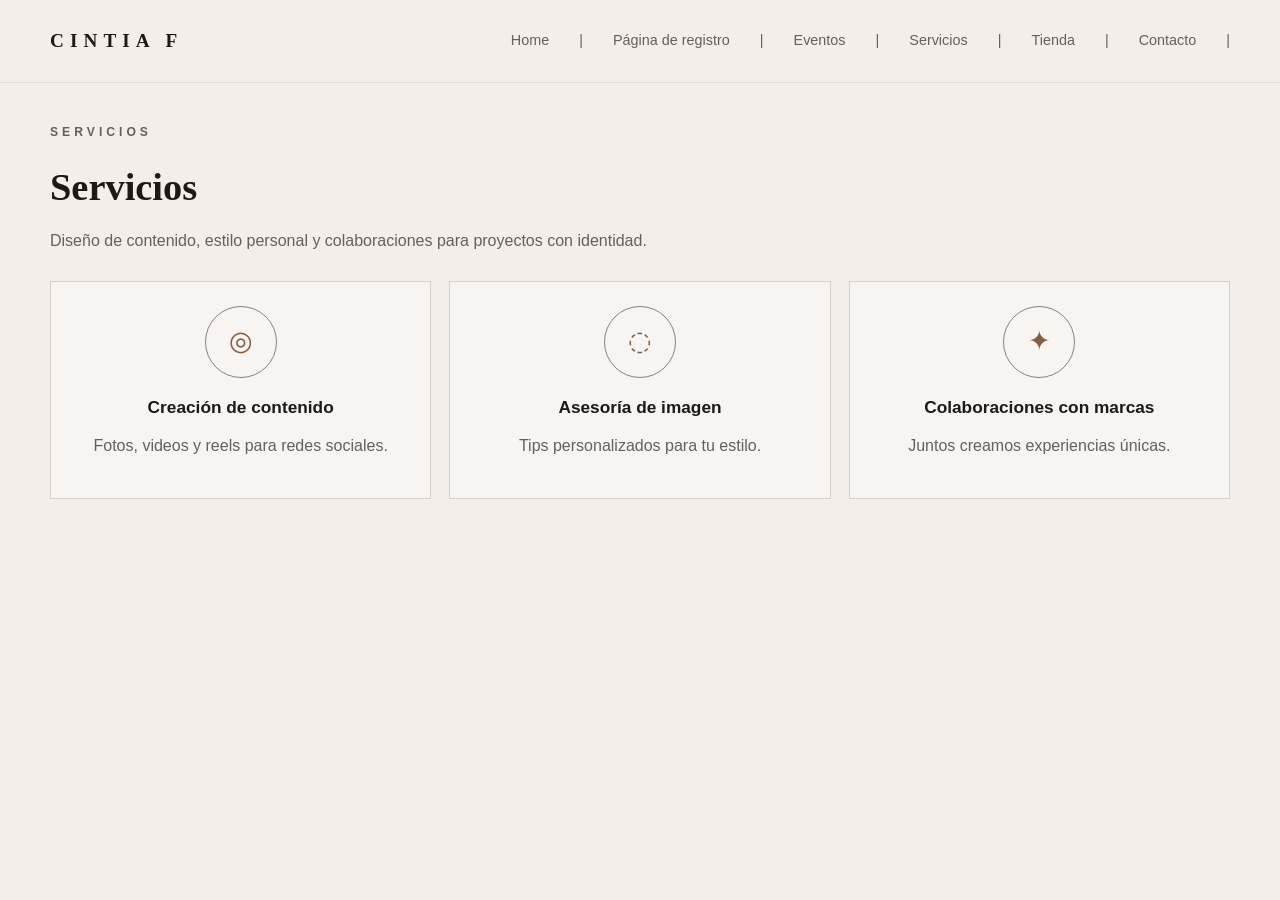
<file: categoria2.html>
<!DOCTYPE html>
<html lang="es">

<head>
    <meta charset="UTF-8">
    <meta http-equiv="X-UA-Compatible" content="ie=edge">
    <meta name="viewport" content="width=device-width, initial-scale=1.0">
    <meta name="description" content="Servicios de Cintia F.">
    <title>Servicios | Cintia F</title>
    <link rel="stylesheet" href="./styles/styles.css">
</head>

<body class="category-page">
    <header class="site-header">
        <div class="container nav-wrap">
            <div class="brand" aria-label="Cintia F">CINTIA F</div>
            <nav class="main-nav" aria-label="Navegación principal">
                <a href="./index.html">Home</a> |
                <a href="./registro.html">Página de registro</a> |
                <a href="./categoria1.html">Eventos</a> |
                <a href="./categoria2.html">Servicios</a> |
                <a href="./categoria3.html">Tienda</a> |
                <a href="./categoria4.html">Contacto</a> |
            </nav>
        </div>
    </header>

    <main class="container category-shell">
        <section class="category-hero">
            <p class="eyebrow">Servicios</p>
            <h1>Servicios</h1>
            <p>Diseño de contenido, estilo personal y colaboraciones para proyectos con identidad.</p>
        </section>

        <section class="services-features category-services">
            <div class="feature-item">
                <div class="feature-icon">◎</div>
                <h3>Creación de contenido</h3>
                <p>Fotos, videos y reels para redes sociales.</p>
            </div>
            <div class="feature-item">
                <div class="feature-icon">◌</div>
                <h3>Asesoría de imagen</h3>
                <p>Tips personalizados para tu estilo.</p>
            </div>
            <div class="feature-item">
                <div class="feature-icon">✦</div>
                <h3>Colaboraciones con marcas</h3>
                <p>Juntos creamos experiencias únicas.</p>
            </div>
        </section>
    </main>
</body>

</html>
</file>
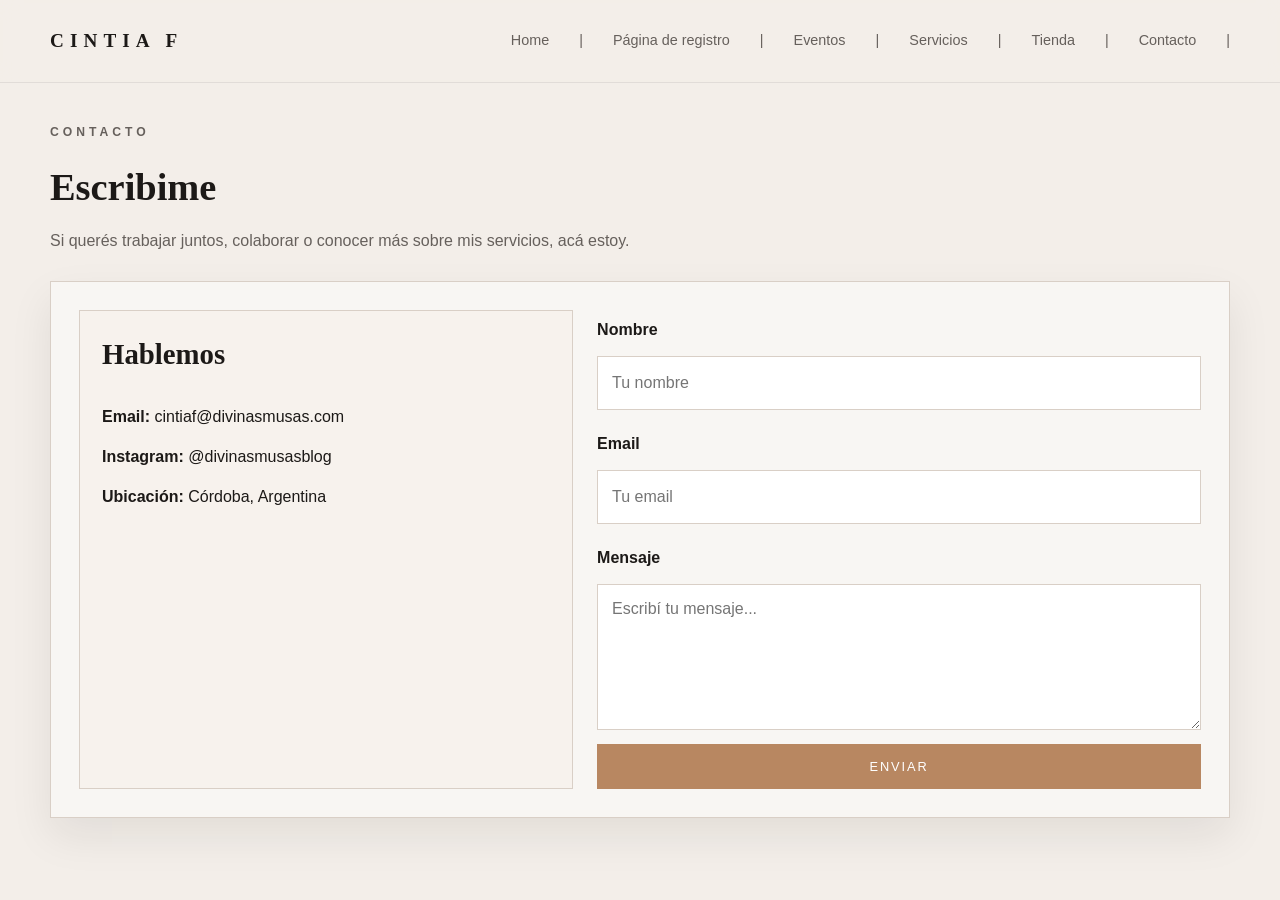
<file: categoria4.html>
<!DOCTYPE html>
<html lang="es">

<head>
    <meta charset="UTF-8">
    <meta http-equiv="X-UA-Compatible" content="ie=edge">
    <meta name="viewport" content="width=device-width, initial-scale=1.0">
    <meta name="description" content="Contacto con Cintia F.">
    <title>Contacto | Cintia F</title>
    <link rel="stylesheet" href="./styles/styles.css">
</head>

<body class="category-page">
    <header class="site-header">
        <div class="container nav-wrap">
            <div class="brand" aria-label="Cintia F">CINTIA F</div>
            <nav class="main-nav" aria-label="Navegación principal">
                <a href="./index.html">Home</a> |
                <a href="./registro.html">Página de registro</a> |
                <a href="./categoria1.html">Eventos</a> |
                <a href="./categoria2.html">Servicios</a> |
                <a href="./categoria3.html">Tienda</a> |
                <a href="./categoria4.html">Contacto</a> |
            </nav>
        </div>
    </header>

    <main class="container category-shell">
        <section class="category-hero contact-hero">
            <p class="eyebrow">Contacto</p>
            <h1>Escribime</h1>
            <p>Si querés trabajar juntos, colaborar o conocer más sobre mis servicios, acá estoy.</p>
        </section>

        <section class="contact-box">
            <div class="contact-info">
                <h3>Hablemos</h3>
                <p><strong>Email:</strong> cintiaf@divinasmusas.com</p>
                <p><strong>Instagram:</strong> @divinasmusasblog</p>
                <p><strong>Ubicación:</strong> Córdoba, Argentina</p>
            </div>

            <form class="auth-form contact-form">
                <label for="nombre">Nombre</label>
                <input id="nombre" name="nombre" type="text" placeholder="Tu nombre">

                <label for="email">Email</label>
                <input id="email" name="email" type="email" placeholder="Tu email">

                <label for="mensaje">Mensaje</label>
                <textarea id="mensaje" name="mensaje" rows="5" placeholder="Escribí tu mensaje..."></textarea>

                <button type="submit" class="btn btn-primary btn-block">Enviar</button>
            </form>
        </section>
    </main>
</body>

</html>
</file>
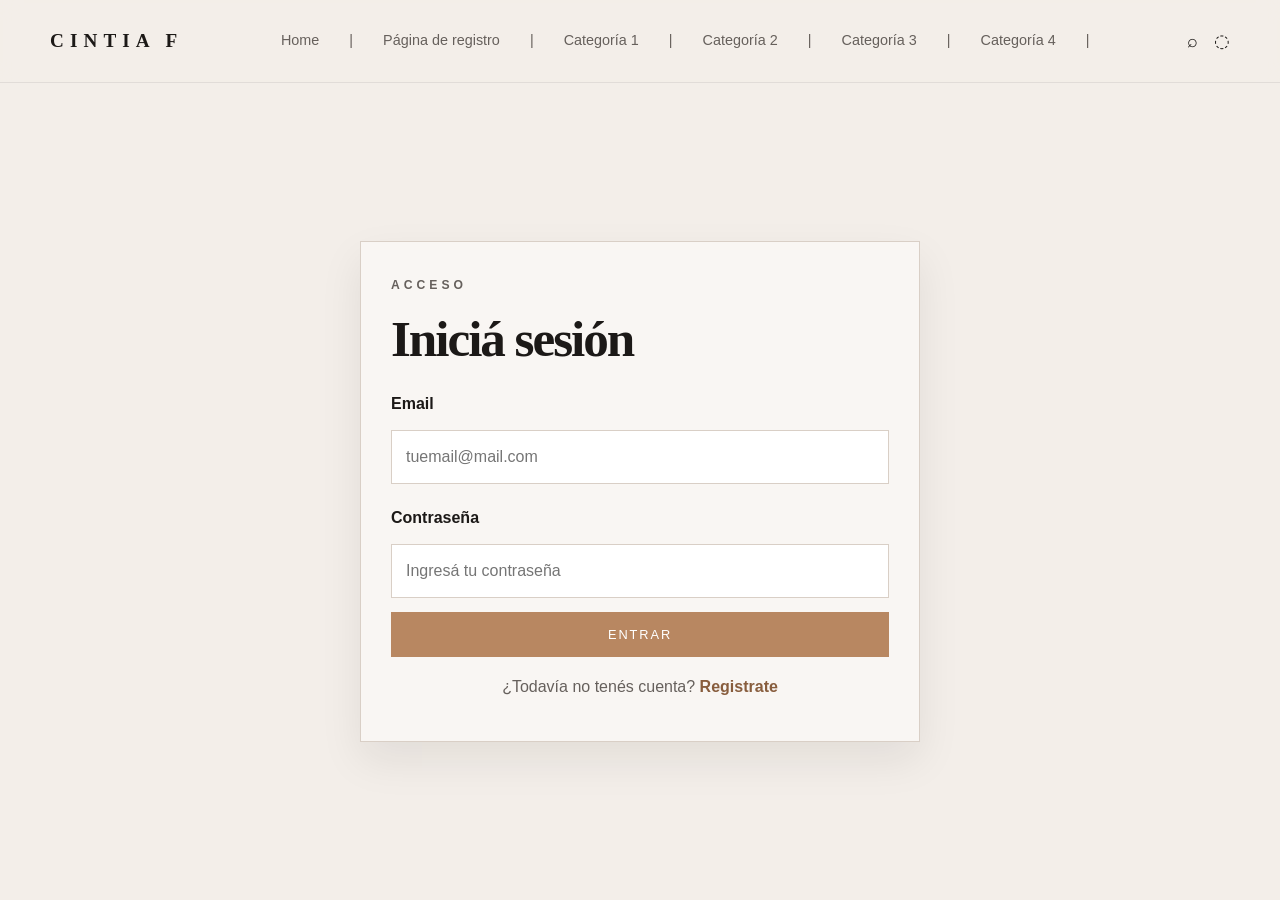
<file: login.html>
<!DOCTYPE html>
<html lang="es">

<head>
    <meta charset="UTF-8">
    <meta name="viewport" content="width=device-width, initial-scale=1.0">
    <meta name="description" content="Formulario de acceso para Cintia.">
    <title>Cintia | Login</title>
    <link rel="stylesheet" href="./styles/styles.css">
</head>

<body class="auth-page">
    <header class="site-header">
        <div class="container nav-wrap">
            <div class="brand" aria-label="Cintia F">CINTIA F</div>
            <nav class="main-nav" aria-label="Navegación principal">
                <a href="./index.html">Home</a> |
                <a href="./registro.html">Página de registro</a> |
                <a href="./categoria1.html">Categoría 1</a> |
                <a href="./categoria2.html">Categoría 2</a> |
                <a href="./categoria3.html">Categoría 3</a> |
                <a href="./categoria4.html">Categoría 4</a> |
            </nav>
            <div class="nav-icons" aria-label="Acciones del usuario">
                <span>⌕</span>
                <span>◌</span>
            </div>
        </div>
    </header>

    <main class="auth-main">
        <section class="auth-card">
            <p class="eyebrow">ACCESO</p>
            <h1>Iniciá sesión</h1>
            <form class="auth-form">
                <label for="email">Email</label>
                <input id="email" name="email" type="email" placeholder="tuemail@mail.com" required>

                <label for="password">Contraseña</label>
                <input id="password" name="password" type="password" placeholder="Ingresá tu contraseña" required>

                <button type="submit" class="btn btn-primary btn-block">Entrar</button>
            </form>
            <p class="auth-alt">
                ¿Todavía no tenés cuenta?
                <a href="./registro.html">Registrate</a>
            </p>
        </section>
    </main>
</body>

</html>
</file>
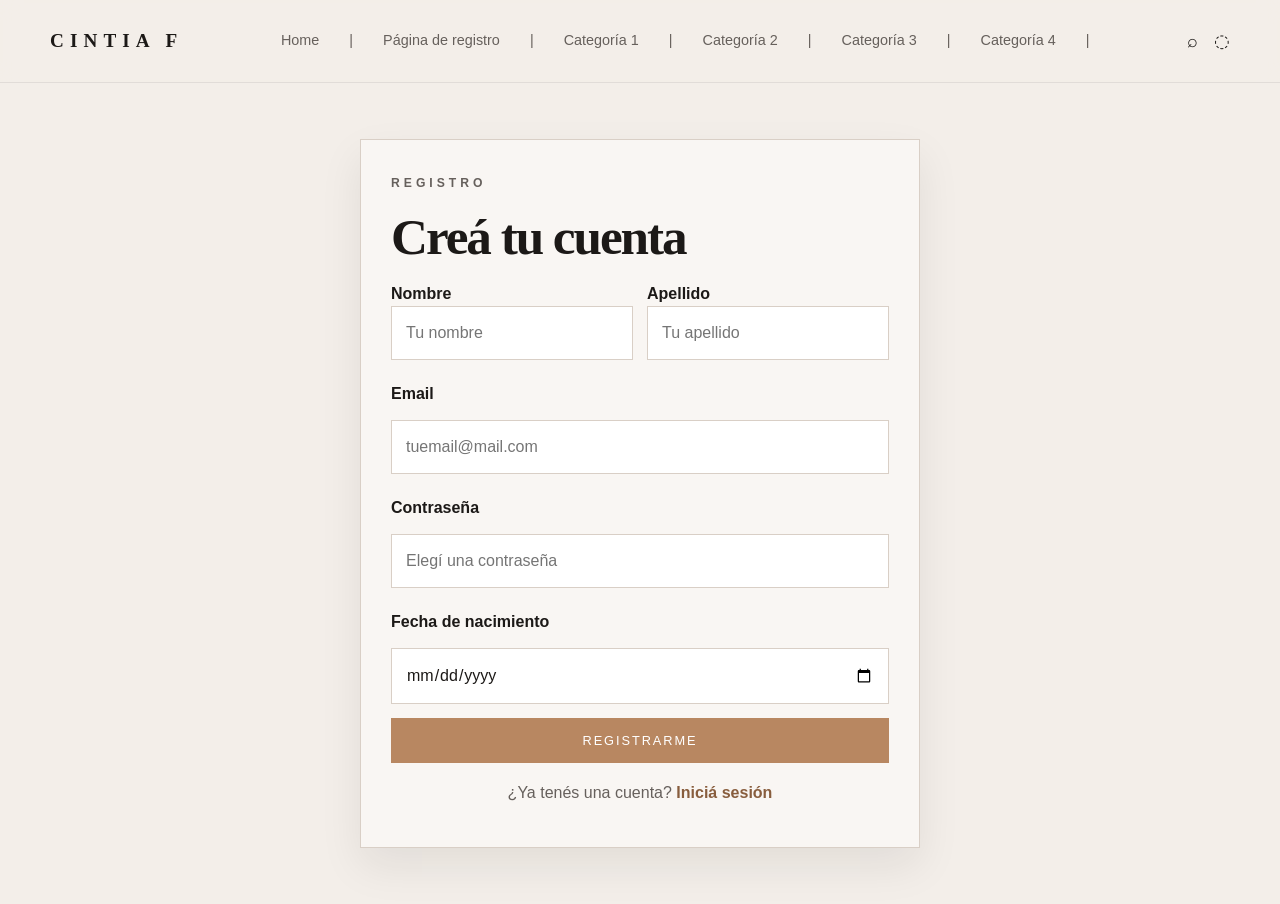
<file: registro.html>
<!DOCTYPE html>
<html lang="es">

<head>
    <meta charset="UTF-8">
    <meta name="viewport" content="width=device-width, initial-scale=1.0">
    <meta name="description" content="Formulario de registro para Cintia.">
    <title>Cintia | Registro</title>
    <link rel="stylesheet" href="./styles/styles.css">
</head>

<body class="auth-page">
    <header class="site-header">
        <div class="container nav-wrap">
            <div class="brand" aria-label="Cintia F">CINTIA F</div>
            <nav class="main-nav" aria-label="Navegación principal">
                <a href="./index.html">Home</a> |
                <a href="./registro.html">Página de registro</a> |
                <a href="./categoria1.html">Categoría 1</a> |
                <a href="./categoria2.html">Categoría 2</a> |
                <a href="./categoria3.html">Categoría 3</a> |
                <a href="./categoria4.html">Categoría 4</a> |
            </nav>
            <div class="nav-icons" aria-label="Acciones del usuario">
                <span>⌕</span>
                <span>◌</span>
            </div>
        </div>
    </header>

    <main class="auth-main">
        <section class="auth-card">
            <p class="eyebrow">REGISTRO</p>
            <h1>Creá tu cuenta</h1>
            <form class="auth-form">
                <div class="form-row two-columns">
                    <div>
                        <label for="nombre">Nombre</label>
                        <input id="nombre" name="nombre" type="text" placeholder="Tu nombre" required>
                    </div>
                    <div>
                        <label for="apellido">Apellido</label>
                        <input id="apellido" name="apellido" type="text" placeholder="Tu apellido" required>
                    </div>
                </div>

                <label for="email">Email</label>
                <input id="email" name="email" type="email" placeholder="tuemail@mail.com" required>

                <label for="password">Contraseña</label>
                <input id="password" name="password" type="password" placeholder="Elegí una contraseña" required>

                <label for="birthdate">Fecha de nacimiento</label>
                <input id="birthdate" name="birthdate" type="date" required>

                <button type="submit" class="btn btn-primary btn-block">Registrarme</button>
            </form>
            <p class="auth-alt">
                ¿Ya tenés una cuenta?
                <a href="./login.html">Iniciá sesión</a>
            </p>
        </section>
    </main>
</body>

</html>
</file>
<file: styles/styles.css>
:root {
    --bg: #f3eee9;
    --panel: #f9f4f0;
    --white: #ffffff;
    --text: #1c1917;
    --muted: #66605c;
    --line: #d9cfc6;
    --accent: #b88761;
    --accent-dark: #885d3d;
    --dark: #111111;
    --shadow: 0 18px 40px rgba(28, 25, 23, 0.08);
}

* {
    box-sizing: border-box;
}

html {
    scroll-behavior: smooth;
}

body {
    margin: 0;
    font-family: "Segoe UI", Tahoma, Geneva, Verdana, sans-serif;
    background: var(--bg);
    color: var(--text);
    line-height: 1.5;
}

a {
    color: inherit;
    text-decoration: none;
}

img {
    max-width: 100%;
    display: block;
}

.container {
    width: min(1180px, calc(100% - 48px));
    margin: 0 auto;
}

.site-header {
    background: rgba(243, 238, 233, 0.96);
    border-bottom: 1px solid rgba(17, 17, 17, 0.08);
    position: sticky;
    top: 0;
    z-index: 10;
    backdrop-filter: blur(10px);
}

.nav-wrap {
    display: flex;
    align-items: center;
    justify-content: space-between;
    min-height: 82px;
    gap: 24px;
}

.brand {
    letter-spacing: 0.38rem;
    font-size: 1.2rem;
    font-weight: 600;
    font-family: Georgia, "Times New Roman", serif;
}

.main-nav {
    display: flex;
    align-items: center;
    justify-content: center;
    gap: 30px;
    flex-wrap: wrap;
    font-size: 0.9rem;
    color: var(--muted);
}

.main-nav a {
    position: relative;
    transition: color 0.2s ease;
}

.main-nav a:hover,
.main-nav a.active {
    color: var(--text);
}

.main-nav a.active::after,
.main-nav a:hover::after {
    content: "";
    position: absolute;
    width: 100%;
    height: 1px;
    background: var(--accent);
    bottom: -8px;
    left: 0;
}

.nav-icons {
    display: flex;
    align-items: center;
    gap: 16px;
    color: var(--text);
    font-size: 1.15rem;
}

.page-shell {
    padding: 22px 0 40px;
}

.category-landing {
    padding-top: 40px;
}

.category-landing h2 {
    margin-bottom: 22px;
    font-size: clamp(2rem, 2.6vw, 3rem);
    font-family: Georgia, "Times New Roman", serif;
}

.category-grid {
    display: grid;
    grid-template-columns: repeat(3, minmax(0, 1fr));
    gap: 24px;
}

.landing-card {
    background: rgba(255, 255, 255, 0.42);
    border: 1px solid var(--line);
    padding: 24px 20px;
    box-shadow: var(--shadow);
}

.landing-card h3 {
    margin: 0 0 10px;
    font-size: 1.8rem;
    font-family: Georgia, "Times New Roman", serif;
}

.landing-card p {
    color: var(--muted);
}

.category-shell {
    padding: 40px 0 60px;
}

.category-hero {
    margin-bottom: 28px;
}

.category-hero h1 {
    margin: 0 0 12px;
    font-size: clamp(2.4rem, 3vw, 4rem);
    font-family: Georgia, "Times New Roman", serif;
}

.category-hero p:last-child {
    margin: 0;
    color: var(--muted);
    max-width: 620px;
}

.category-grid--three {
    grid-template-columns: repeat(3, minmax(0, 1fr));
}

.category-services {
    grid-template-columns: repeat(3, minmax(0, 1fr));
    margin-top: 10px;
}

.category-products {
    grid-template-columns: repeat(4, minmax(0, 1fr));
    margin-top: 18px;
}

.contact-box {
    display: grid;
    grid-template-columns: 0.9fr 1.1fr;
    gap: 24px;
    background: rgba(255, 255, 255, 0.42);
    border: 1px solid var(--line);
    padding: 28px;
    box-shadow: var(--shadow);
}

.contact-info {
    background: rgba(248, 242, 237, 0.8);
    border: 1px solid var(--line);
    padding: 22px;
}

.contact-info h3 {
    margin-top: 0;
    font-size: 1.8rem;
    font-family: Georgia, "Times New Roman", serif;
}

.contact-form textarea {
    width: 100%;
    min-height: 130px;
    resize: vertical;
    border: 1px solid var(--line);
    background: var(--white);
    padding: 12px 14px;
    font: inherit;
    color: var(--text);
}

.contact-form textarea:focus {
    outline: 2px solid rgba(184, 135, 97, 0.2);
    border-color: var(--accent);
}

.hero {
    display: grid;
    grid-template-columns: 1.1fr 0.9fr;
    background: rgba(255, 255, 255, 0.25);
    border: 1px solid var(--line);
    box-shadow: var(--shadow);
    overflow: hidden;
}

.hero-image img {
    width: 100%;
    height: 100%;
    object-fit: cover;
    min-height: 440px;
}

.hero-copy {
    display: flex;
    flex-direction: column;
    justify-content: center;
    padding: 50px 50px 40px;
    background: linear-gradient(135deg, rgba(249, 244, 240, 0.92), rgba(241, 232, 225, 0.8));
}

.eyebrow {
    margin: 0 0 18px;
    font-size: 0.76rem;
    letter-spacing: 0.25rem;
    text-transform: uppercase;
    color: var(--muted);
    font-weight: 700;
}

.hero-copy h1,
.section-intro h2,
.services-copy h2,
.shop-copy h2,
.auth-card h1 {
    margin: 0 0 18px;
    font-family: Georgia, "Times New Roman", serif;
    line-height: 1.05;
    font-weight: 600;
    letter-spacing: -0.04em;
}

.hero-copy h1 {
    font-size: clamp(2.5rem, 4vw, 4rem);
}

.hero-copy p {
    max-width: 480px;
    color: var(--muted);
    font-size: 1.05rem;
    margin: 0 0 26px;
}

.btn {
    display: inline-flex;
    align-items: center;
    justify-content: center;
    border: 1px solid var(--dark);
    background: transparent;
    color: var(--text);
    padding: 14px 22px;
    font-size: 0.8rem;
    letter-spacing: 0.12rem;
    text-transform: uppercase;
    transition: all 0.2s ease;
    cursor: pointer;
}

.btn:hover {
    transform: translateY(-1px);
}

.btn-primary {
    background: var(--accent);
    border-color: var(--accent);
    color: var(--white);
}

.btn-secondary {
    background: transparent;
    color: var(--text);
    border-color: rgba(17, 17, 17, 0.55);
}

.btn-block {
    width: 100%;
}

.section-block {
    display: grid;
    grid-template-columns: 0.9fr 1fr 1fr 1fr;
    gap: 24px;
    align-items: stretch;
    padding-top: 42px;
}

.section-intro {
    display: flex;
    flex-direction: column;
    justify-content: center;
    padding-right: 12px;
}

.section-intro h2,
.services-copy h2,
.shop-copy h2 {
    font-size: clamp(2rem, 2.5vw, 3rem);
}

.section-intro p,
.services-copy p,
.shop-copy p,
.feature-item p,
.mini-card p,
.product-info h3 {
    color: var(--muted);
}

.mini-card {
    background: rgba(255, 255, 255, 0.4);
    border: 1px solid var(--line);
    overflow: hidden;
}

.mini-card img {
    width: 100%;
    height: 220px;
    object-fit: cover;
}

.card-body {
    padding: 18px 18px 20px;
}

.date {
    display: inline-block;
    margin-bottom: 10px;
    font-size: 0.72rem;
    letter-spacing: 0.08rem;
    color: var(--muted);
    text-transform: uppercase;
}

.mini-card h3,
.feature-item h3,
.product-info h3 {
    margin: 0 0 10px;
    font-size: 1.08rem;
    font-weight: 600;
    line-height: 1.3;
}

.text-link {
    display: inline-block;
    margin-top: 8px;
    font-size: 0.8rem;
    letter-spacing: 0.12rem;
    text-transform: uppercase;
    color: var(--text);
}

.section-services {
    display: grid;
    grid-template-columns: 0.9fr 0.9fr 1.2fr;
    align-items: center;
    gap: 30px;
    margin-top: 52px;
    padding-top: 28px;
}

.services-visual img {
    width: 100%;
    height: 360px;
    object-fit: cover;
    border: 1px solid var(--line);
}

.services-copy {
    padding: 10px 0;
}

.services-features {
    display: grid;
    grid-template-columns: repeat(3, 1fr);
    gap: 18px;
}

.feature-item {
    background: rgba(255, 255, 255, 0.35);
    border: 1px solid var(--line);
    padding: 24px 18px;
    text-align: center;
}

.feature-icon {
    width: 72px;
    height: 72px;
    margin: 0 auto 18px;
    display: grid;
    place-items: center;
    border: 1px solid rgba(17, 17, 17, 0.5);
    border-radius: 50%;
    font-size: 1.7rem;
    color: var(--accent-dark);
}

.section-shop {
    display: grid;
    grid-template-columns: 0.82fr 1.18fr;
    gap: 32px;
    align-items: start;
    margin-top: 52px;
    padding-top: 20px;
}

.product-grid {
    display: grid;
    grid-template-columns: repeat(4, minmax(0, 1fr));
    gap: 20px;
}

.product-card {
    background: rgba(255, 255, 255, 0.4);
    border: 1px solid var(--line);
    overflow: hidden;
}

.product-card img {
    width: 100%;
    height: 250px;
    object-fit: cover;
}

.product-info {
    padding: 14px 14px 18px;
}

.product-meta {
    display: flex;
    align-items: center;
    justify-content: space-between;
    gap: 12px;
    color: var(--text);
    font-weight: 600;
}

.product-meta button {
    width: 36px;
    height: 36px;
    border: 1px solid var(--line);
    background: transparent;
    border-radius: 50%;
    cursor: pointer;
}

.site-footer {
    background: var(--dark);
    color: rgba(255, 255, 255, 0.9);
    margin-top: 52px;
    padding-top: 24px;
}

.footer-wrap,
.footer-bottom {
    width: min(1180px, calc(100% - 48px));
    margin: 0 auto;
}

.footer-wrap {
    display: flex;
    align-items: center;
    justify-content: space-between;
    gap: 24px;
    padding: 12px 0 18px;
    border-bottom: 1px solid rgba(255, 255, 255, 0.08);
}

.footer-brand {
    font-family: Georgia, "Times New Roman", serif;
    letter-spacing: 0.36rem;
    font-size: 1.2rem;
}

.footer-nav,
.footer-socials {
    display: flex;
    align-items: center;
    gap: 18px;
    flex-wrap: wrap;
    font-size: 0.8rem;
    color: rgba(255, 255, 255, 0.82);
}

.footer-bottom {
    display: flex;
    align-items: center;
    justify-content: space-between;
    gap: 18px;
    padding: 18px 0 26px;
    font-size: 0.78rem;
    color: rgba(255, 255, 255, 0.68);
}

.footer-bottom a {
    color: rgba(255, 255, 255, 0.75);
    margin-left: 16px;
}

.auth-page {
    min-height: 100vh;
    display: flex;
    flex-direction: column;
}

.auth-main {
    flex: 1;
    display: grid;
    place-items: center;
    padding: 56px 20px;
}

.auth-card {
    width: min(560px, 100%);
    background: rgba(255, 255, 255, 0.45);
    border: 1px solid var(--line);
    box-shadow: var(--shadow);
    padding: 34px 30px 26px;
}

.auth-card h1 {
    font-size: clamp(2.2rem, 4vw, 3.2rem);
}

.auth-form {
    display: flex;
    flex-direction: column;
    gap: 14px;
}

.auth-form label {
    font-weight: 600;
    color: var(--text);
    margin-top: 8px;
}

.auth-form input {
    width: 100%;
    padding: 14px 14px;
    border: 1px solid var(--line);
    background: var(--white);
    font: inherit;
    color: var(--text);
}

.auth-form input:focus {
    outline: 2px solid rgba(184, 135, 97, 0.2);
    border-color: var(--accent);
}

.form-row {
    display: grid;
    gap: 14px;
}

.two-columns {
    grid-template-columns: repeat(2, minmax(0, 1fr));
}

.auth-alt {
    margin-top: 18px;
    text-align: center;
    color: var(--muted);
}

.auth-alt a {
    color: var(--accent-dark);
    font-weight: 600;
}

@media (max-width: 980px) {

    .hero,
    .section-block,
    .section-services,
    .section-shop {
        grid-template-columns: 1fr;
    }

    .product-grid {
        grid-template-columns: repeat(2, minmax(0, 1fr));
    }

    .services-features {
        grid-template-columns: 1fr;
    }
}

@media (max-width: 640px) {

    .nav-wrap,
    .footer-wrap,
    .footer-bottom {
        flex-direction: column;
        align-items: flex-start;
    }

    .main-nav {
        justify-content: flex-start;
        gap: 14px 18px;
    }

    .hero-copy {
        padding: 32px 22px 28px;
    }

    .two-columns,
    .product-grid {
        grid-template-columns: 1fr;
    }

    .container {
        width: min(100% - 28px, 1180px);
    }
}
</file>
